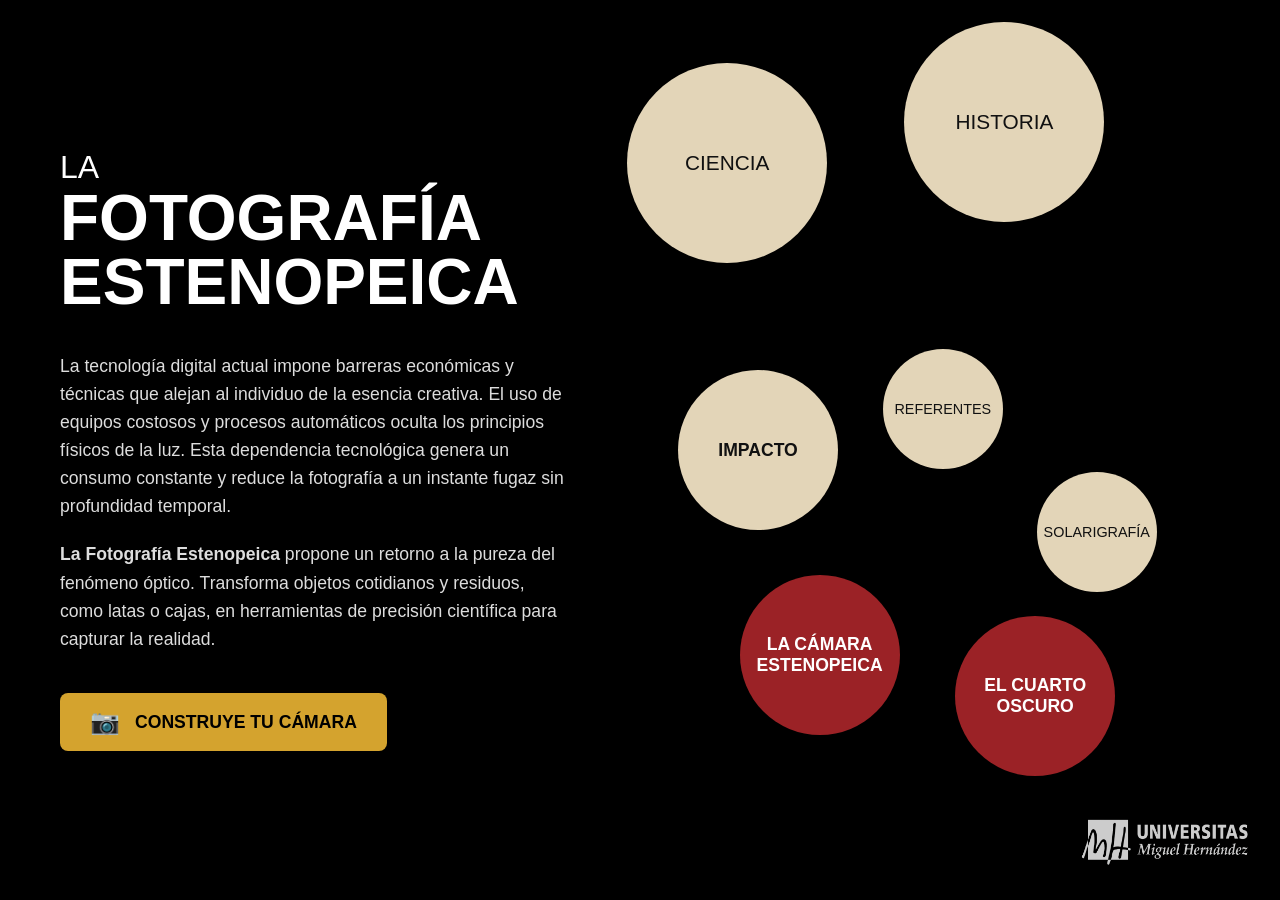
<file: mapa.html>
<!DOCTYPE html>
<html lang="es">
<head>
    <meta charset="utf-8">
    <meta name="viewport" content="width=device-width, initial-scale=1.0">
    <title>Sapiens UMH - La Fotografía Estenopeica</title>

    <meta property="og:title" content="Sapiens UMH - La Fotografía Estenopeica">
<meta property="og:description" content="Explora el mapa interactivo y descubre la ciencia, la historia y el tutorial paso a paso para construir tu propia cámara estenopeica.">

<meta property="og:image" content="https://jsalmeron-dotcom.github.io/fotografia-estenopeica/preview-mapa.png">
<meta property="og:url" content="https://jsalmeron-dotcom.github.io/fotografia-estenopeica/mapa.html">
<meta property="og:type" content="website">
<meta name="twitter:card" content="summary_large_image">
    <link rel="stylesheet" type="text/css" href="style.css">
    <style>
        /* EL PANEL LATERAL DERECHO DE TU CAPTURA */
        #modal-lectura {
            position: fixed;
            top: 0;
            right: 0; /* Lo pega a la derecha */
            width: 45%; /* Ocupa casi la mitad de la pantalla (ajusta si lo quieres más ancho) */
            height: 100vh; /* Altura del 100% de la ventana */
            background: #111; /* Fondo oscuro casi negro */
            display: none; 
            z-index: 3000;
            border-left: 2px solid #222; /* Pequeña línea divisoria */
            box-shadow: -10px 0 20px rgba(0,0,0,0.5);
        }

        .modal-contenido {
            width: 100%;
            height: 100%;
            padding: 40px;
            box-sizing: border-box; /* FUNDAMENTAL: Evita que el padding rompa la altura */
            overflow-y: auto; /* ESTO ACTIVA LA BARRA DE DESPLAZAMIENTO */
            position: relative;
        }

        /* Estilo para que la barra de desplazamiento quede bonita e integrada */
        .modal-contenido::-webkit-scrollbar { width: 8px; }
        .modal-contenido::-webkit-scrollbar-track { background: #111; }
        .modal-contenido::-webkit-scrollbar-thumb { background: #444; border-radius: 4px; }
        .modal-contenido::-webkit-scrollbar-thumb:hover { background: #c0392b; }

        #btn-cerrar-modal {
            float: right; /* Lo pone arriba a la derecha */
            background: transparent;
            border: 1px solid #555;
            color: #999;
            padding: 5px 15px;
            cursor: pointer;
            margin-bottom: 20px;
            border-radius: 3px;
        }
        
        #btn-cerrar-modal:hover { background: #333; color: white; border-color: white; }

        /* Estilos de los textos igual que en tu captura */
        .titulo-sapiens { font-size: 1.5rem; margin-top: 40px; color: #fff; clear: both; }
        .modal-contenido h3 { color: #c0392b; margin-top: 25px; margin-bottom: 10px; font-size: 1.15rem; }
        .modal-contenido p, .modal-contenido li { font-size: 1rem; line-height: 1.6; color: #ccc; margin-bottom: 15px; }
        .modal-contenido img { width: 100%; border-radius: 8px; margin-bottom: 15px; border: 1px solid #333; }
        
        /* Tabla de referentes adaptada al fondo oscuro */
        .tabla-referentes { width: 100%; border-collapse: collapse; margin-top: 15px; font-size: 0.9rem; }
        .tabla-referentes th, .tabla-referentes td { padding: 10px; border: 1px solid #333; text-align: left; }
        .tabla-referentes th { background: #222; color: #fff; }
        /* Estilo para el logo de la UMH en la esquina inferior derecha */
.contenedor-logo-umh {
    position: fixed;
    bottom: 30px; /* Distancia desde el borde inferior */
    right: 30px;  /* Distancia desde el borde derecho */
    z-index: 500; /* Para que esté por debajo de los botones pero sobre el fondo */
    pointer-events: none; /* Para que no moleste si intentas hacer clic en algo que esté debajo */
}

.contenedor-logo-umh img {
    height: 50px; /* Ajusta el tamaño a tu gusto */
    opacity: 0.8; /* Un poco de transparencia para que no distraiga demasiado */
    transition: opacity 0.3s;
}

/* Opcional: que se ilumine al pasar el ratón por encima */
.contenedor-logo-umh:hover img {
    opacity: 1;
}
    </style>
</head>
<body class="body-inicio">

    <main id="pantalla-inicio">
        
        <div class="columna-texto">
            <h3 style="margin:0; font-size: 2rem; font-weight: normal;">LA</h3>
            <h1 style="margin:0; font-size: 4rem; line-height: 1; margin-bottom: 20px;">FOTOGRAFÍA<br>ESTENOPEICA</h1>
            
            <div class="texto-intro">
                <p>La tecnología digital actual impone barreras económicas y técnicas que alejan al individuo de la esencia creativa. El uso de equipos costosos y procesos automáticos oculta los principios físicos de la luz. Esta dependencia tecnológica genera un consumo constante y reduce la fotografía a un instante fugaz sin profundidad temporal.</p>
                <p><strong>La Fotografía Estenopeica</strong> propone un retorno a la pureza del fenómeno óptico. Transforma objetos cotidianos y residuos, como latas o cajas, en herramientas de precisión científica para capturar la realidad.</p>
            </div>

            <button class="btn-tutorial-main" onclick="window.location.href='tutoriales.html'">
                <span style="font-size: 1.5rem; margin-right: 15px;">📷</span> CONSTRUYE TU CÁMARA
            </button>
        </div>

        <div class="columna-nodos">
            <button class="nodo-burbuja beige c-grande" style="top: 15%; left: 20%;" onclick="abrirNodo('cien')">CIENCIA</button>
            <button class="nodo-burbuja beige c-grande" style="top: 10%; left: 65%;" onclick="abrirNodo('hist')">HISTORIA</button>
            
            <button class="nodo-burbuja beige c-medio" style="top: 50%; left: 25%;" onclick="abrirNodo('impa')">IMPACTO</button>
            <button class="nodo-burbuja beige c-pequeno" style="top: 45%; left: 55%;" onclick="abrirNodo('refe')">REFERENTES</button>
            <button class="nodo-burbuja beige c-pequeno" style="top: 60%; left: 80%;" onclick="abrirNodo('sola')">SOLARIGRAFÍA</button>

            <button class="nodo-burbuja rojo c-medio" style="top: 75%; left: 35%;" onclick="window.location.href='index.html'">LA CÁMARA<br>ESTENOPEICA</button>
            <button class="nodo-burbuja rojo c-medio" style="top: 80%; left: 70%;" onclick="window.location.href='cuarto.html'">EL CUARTO<br>OSCURO</button>
        </div>

    </main>

    <div id="modal-lectura" style="display: none;">
        <div class="modal-contenido">
            <button id="btn-cerrar-modal" onclick="cerrarNodo()">X CERRAR</button>
            <h2 id="modal-titulo" class="titulo-sapiens"></h2>
            <div id="modal-texto"></div>
        </div>
    </div>

    <script>
        const datosMapa = {
            'cien': {
                titulo: "Ciencia: La física de la luz y la química del cristal",
                texto: `
                    <figure style="margin: 0 0 20px 0; text-align: center;">
                        <img src="ciencia.jpg" alt="Esquema de cámara oscura">
                        <figcaption style="font-size: 0.85rem; color: #888; margin-top: 8px; font-style: italic;">Esquema de funcionamiento de una cámara oscura. Fuente: Wikimedia Commons.</figcaption>
                    </figure>
                    <p>La fotografía estenopeica representa una aplicación pura de la óptica geométrica y la química de los haluros de plata. A diferencia de los sistemas modernos, esta técnica prescinde de la refracción (el desvío de la luz mediante lentes) para centrarse en la selección mecánica de los rayos.</p>
                    
                    <h3>La selección de rayos y el enfoque infinito</h3>
                    <p>En una cámara convencional, las lentes concentran la luz en un punto; en cambio, el estenopo actúa como un filtro selectivo que solo permite el paso de un haz extremadamente estrecho de luz. Debido a que la luz viaja en línea recta, al cruzarse en este pequeño orificio, la imagen se proyecta de forma invertida en el fondo de la cámara.</p>
                    <p>Este fenómeno otorga a la técnica una propiedad única: una <strong>profundidad de campo infinita</strong>. Dado que no hay un mecanismo de enfoque óptico, todo objeto dentro del campo de visión aparece enfocado simultáneamente.</p>
                    
                    <h3>El laboratorio químico invisible</h3>
                    <p>Una vez que la luz <strong>alcanza</strong> el material sensible, comienza una cadena de reacciones de oxidación y reducción. El papel fotográfico está recubierto por una emulsión de gelatina con cristales de haluros de plata sensibles a la luz.</p>
                    <ul>
                        <li><strong>Imagen latente:</strong> Al recibir fotones, los cristales liberan electrones que forman átomos microscópicos de plata metálica negra, creando una imagen aún invisible al ojo humano.</li>
                        <li><strong>Revelado y fijado:</strong> Para hacerla visible, el papel se sumerge en un revelador que convierte esos cristales expuestos en granos de plata negra. Finalmente, el fijador disuelve la plata sobrante para que la imagen sea permanente y no se borre al contacto con la luz del día.</li>
                    </ul>`
            },
            'hist': {
                titulo: "Historia: De la observación antigua al registro permanente",
                texto: `
                    <figure style="margin: 0 0 20px 0; text-align: center;">
                        <img src="historia.jpg" alt="Cámara oscura del siglo XVIII">
                        <figcaption style="font-size: 0.85rem; color: #888; margin-top: 8px; font-style: italic;">Cámara oscura de cajón del siglo XVIII. Fuente: Wikimedia Commons.</figcaption>
                    </figure>
                    <p>Los principios del estenopo no son un descubrimiento reciente, sino que cuentan con más de dos mil años de documentación.</p>
                    
                    <h3>Sabios antiguos y la cámara oscura</h3>
                    <p>Las primeras observaciones surgieron en China, donde se notó que la luz reflejada por los objetos podía proyectar una imagen invertida al pasar por un pequeño agujero hacia una habitación oscura. Siglos después, el matemático, astrónomo y físico árabe <strong>Alhacén (c. 965 – c. 1040, en pleno siglo XI)</strong> realizó experimentos cruciales que demostraron la propagación rectilínea de la luz, estableciendo la cámara oscura como un instrumento científico para observar eclipses sin dañar la vista.</p>
                    
                    <h3>Del Renacimiento a la fotografía moderna</h3>
                    <p>Durante el Renacimiento, figuras como Leonardo da Vinci describieron con precisión este funcionamiento para ayudar a los artistas a calcar la realidad en sus dibujos. Más adelante, a principios del siglo XVII, el astrónomo y matemático alemán <strong>Johannes Kepler (1571-1630)</strong> acuñó el término "cámara oscura" e incluso diseñó versiones portátiles para paisajes. No fue hasta el siglo XIX cuando el descubrimiento de los materiales fotosensibles permitió que esa imagen proyectada se registrara de forma permanente, dando nacimiento oficial a la fotografía.</p>`
            },
            'sola': {
                titulo: "Solarigrafía: El rastro del sol en el tiempo",
                texto: `
                    <figure style="margin: 0 0 20px 0; text-align: center;">
                        <img src="solari.jpg" alt="Solarigrafía">
                        <figcaption style="font-size: 0.85rem; color: #888; margin-top: 8px; font-style: italic;">Solarigrafía de larga exposición (Sashegy, Budapest, 2014). Fuente: Wikimedia Commons.</figcaption>
                    </figure>
                    <p>La solarigrafía es una de las aplicaciones contemporáneas más fascinantes de esta técnica, uniendo la óptica rudimentaria con exposiciones que duran desde días hasta años.</p>
                    
                    <h3>Visualizar lo imperceptible</h3>
                    <p>Su objetivo es registrar el rastro del sol en el cielo, permitiendo visualizar el movimiento aparente del astro debido a la rotación y traslación de la Tierra. En una sola imagen de seis meses, se puede observar cómo el arco solar sube o baja en el horizonte según la estación del año. Mientras que los edificios permanecen nítidos, todo lo que se mueve desaparece, creando una estética de paisajes fantasma.</p>
                    
                    <h3>Una imagen sin químicos</h3>
                    <p>A diferencia de la fotografía analógica tradicional, la solarigrafía utiliza un fenómeno de ennegrecimiento directo. La radiación solar es tan intensa y prolongada que reduce los haluros de plata a plata metálica de forma inmediata sobre el papel. Al terminar la exposición, la imagen ya es visible sin necesidad de revelado químico.</p>`
            },
            'impa': {
                titulo: "Impacto: Filosofía y educación",
                texto: `
                    <figure style="margin: 0 0 20px 0; text-align: center;">
                        <img src="impacto.jpg" alt="Cámara de reciclaje">
                        <figcaption style="font-size: 0.85rem; color: #888; margin-top: 8px; font-style: italic;">Equipo fotográfico histórico y experimental. Fuente: traslalente.com</figcaption>
                    </figure>
                    <p>La fotografía estenopeica propone una "filosofía" que desafía el consumo tecnológico desenfrenado y fomenta una democratización real del arte.</p>
                    
                    <h3>Reciclaje y control creativo</h3>
                    <p>Este proceso comienza con la resignificación de residuos, convirtiendo objetos destinados a la basura (como latas de refresco, cajas de avena o envases de cartón) en herramientas de precisión artística. Al fabricar su propio equipo, el fotógrafo recupera el control total sobre el proceso creativo y el conocimiento científico, alejándose del simple "disparo" automático de la era digital.</p>
                    
                    <h3>Un puente interdisciplinario</h3>
                    <p>En el ámbito educativo, la técnica sirve para integrar conocimientos de óptica, geometría y química de manera práctica. Además, fomenta una relación física y emocional con el entorno: el fotógrafo debe habitar el tiempo de exposición, practicando un "saber esperar" que transforma su percepción del mundo.</p>`
            },
            'refe': {
                titulo: "Referencias: Maestros de la técnica",
                texto: `
                    <figure style="margin: 0 0 20px 0; text-align: center;">
                        <img src="referentes.jpg" alt="Exposición Dianne Bos">
                        <figcaption style="font-size: 0.85rem; color: #888; margin-top: 8px; font-style: italic;">Exposición 'The Sleeping Green' de Dianne Bos. Fuente: Art Gallery of Hamilton.</figcaption>
                    </figure>
                    <p>La vitalidad de esta disciplina se mantiene gracias a una comunidad internacional de investigadores y artistas.</p>
                    <table class="tabla-referentes">
                        <tr>
                            <th>Referente</th>
                            <th>Especialidad / Contribución</th>
                        </tr>
                        <tr><td><strong>Anna Atkins</strong><br><span style="font-size:0.8rem; color:#aaa;">(1799 - 1871)</span></td><td>Pionera de la fotografía sin cámara. Creadora del primer libro fotográfico de la historia utilizando cianotipias botánicas, sentando las bases de la experimentación química fotosensible.</td></tr>
                        <tr><td><strong>Eric Renner</strong><br><span style="font-size:0.8rem; color:#aaa;">(1941 - 2020)</span></td><td>Fundador de The Pinhole Resource y pionero indiscutible en la popularización contemporánea de las cámaras de múltiples estenopos.</td></tr>
                        <tr><td><strong>Dianne Bos</strong><br><span style="font-size:0.8rem; color:#aaa;">(1956 - Actualidad)</span></td><td>Artista canadiense internacionalmente reconocida por sus instalaciones inmersivas de cámaras oscuras y fotografías estenopeicas de lugares históricos.</td></tr>
                        <tr><td><strong>Diego López Calvín</strong><br><span style="font-size:0.8rem; color:#aaa;">(Actualidad)</span></td><td>Fotógrafo español y co-creador del Proyecto Solaris, pionero en el movimiento mundial de la solarigrafía.</td></tr>
                        <tr><td><strong>Paolo Gioli</strong><br><span style="font-size:0.8rem; color:#aaa;">(1942 - 2022)</span></td><td>Artista italiano que utilizaba el estenopo en cine y fotografía para cuestionar la naturaleza de la visión humana.</td></tr>
                        <tr><td><strong>Ilan Wolff</strong><br><span style="font-size:0.8rem; color:#aaa;">(1955 - Actualidad)</span></td><td>Reconocido por crear fotografías estenopeicas a gran escala, convirtiendo furgonetas e interiores de edificios en enormes cámaras oscuras.</td></tr>
                    </table>`
            }
        };

        function abrirNodo(id) {
            document.getElementById('modal-titulo').innerHTML = datosMapa[id].titulo;
            document.getElementById('modal-texto').innerHTML = datosMapa[id].texto;
            document.getElementById('modal-lectura').style.display = 'block'; // Usamos block para el panel lateral
        }

        function cerrarNodo() {
            document.getElementById('modal-lectura').style.display = 'none';
        }
    </script>
    <div class="contenedor-logo-umh">
    <img src="logoUMH_negativo.png" alt="Logo UMH">
</div>
</body>
</html>
</file>
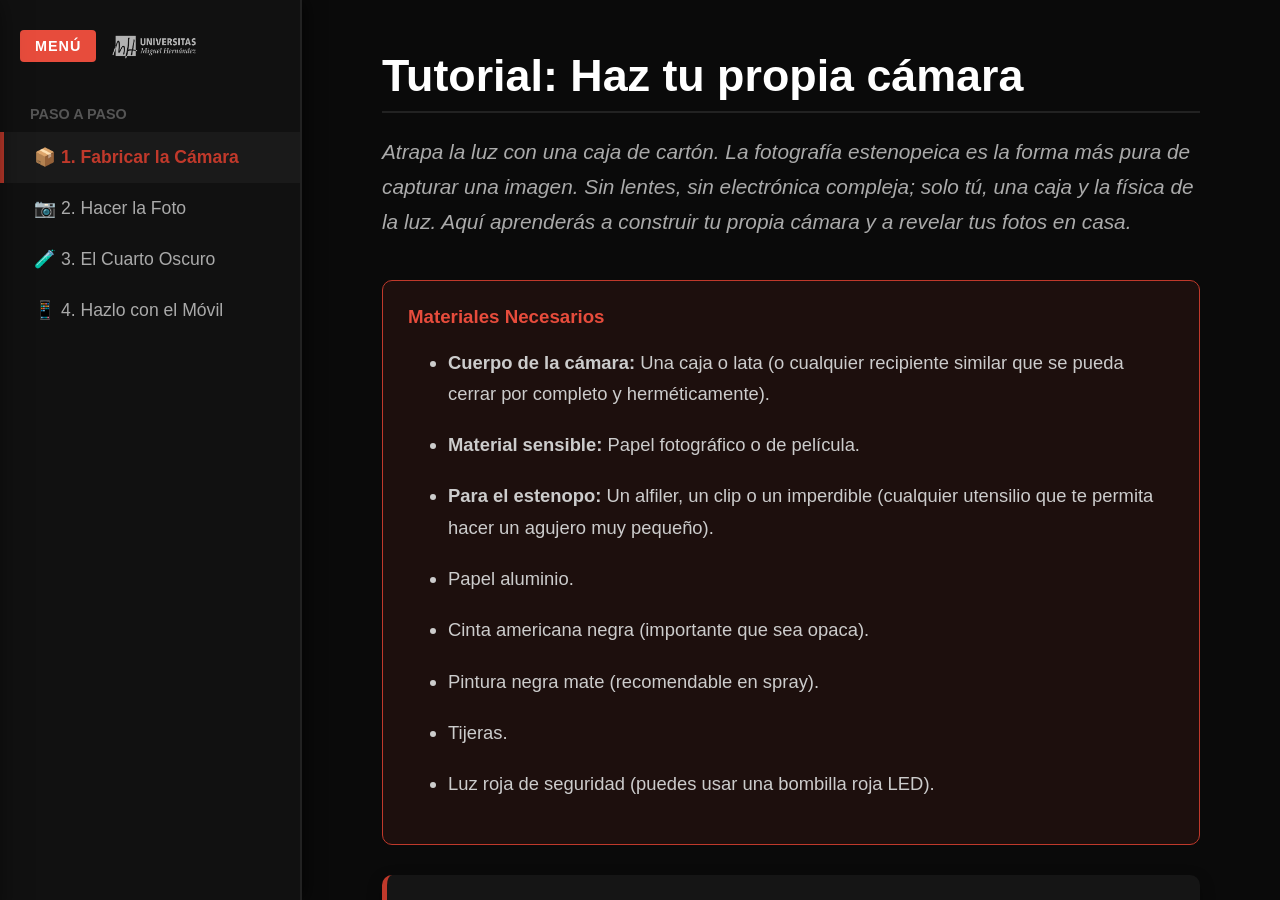
<file: tutoriales.html>
<!DOCTYPE html>
<html lang="es">
<head>
    <meta charset="utf-8">
    <meta name="viewport" content="width=device-width, initial-scale=1.0">
    <title>Sapiens UMH - Tutoriales de Construcción</title>
    <link rel="stylesheet" type="text/css" href="style.css">
    <style>
        body { 
            margin: 0; background: #0a0a0a; color: #eee; 
            font-family: 'Segoe UI', Tahoma, Geneva, Verdana, sans-serif; 
            display: flex; height: 100vh; overflow: hidden; 
        }

        /* =========================================
           MENÚ GLOBAL DESPLEGABLE (Estilo Captura)
           ========================================= */
        #menu-global-overlay {
            position: fixed; top: 0; left: 0; width: 100vw; height: 100vh;
            background: rgba(0,0,0,0.6); z-index: 4000; display: none;
            backdrop-filter: blur(2px);
        }
        
        #menu-global {
            position: fixed; top: 0; left: -300px; width: 280px; height: 100vh;
            background: #111; z-index: 4001; border-right: 1px solid #222;
            transition: left 0.3s ease; display: flex; flex-direction: column;
            padding-top: 20px; box-shadow: 10px 0 30px rgba(0,0,0,0.8);
        }
        
        #menu-global.abierto { left: 0; }
        
        .menu-global-header { 
            display: flex; align-items: center; padding: 0 20px 30px 20px; 
            border-bottom: 1px solid #222; margin-bottom: 20px;
        }
        
        .btn-rojo-menu { 
            background: #e74c3c; color: white; border: none; padding: 8px 15px; 
            font-weight: bold; cursor: pointer; border-radius: 4px; margin-right: 15px;
            font-size: 0.9rem; letter-spacing: 1px; transition: 0.2s;
        }
        .btn-rojo-menu:hover { background: #c0392b; }
        
        .menu-global-link {
            color: #888; text-decoration: none; padding: 20px 30px; font-size: 0.9rem;
            letter-spacing: 1px; text-transform: uppercase; transition: 0.3s;
            display: block;
        }
        .menu-global-link:hover { color: #fff; background: #1a1a1a; }
        .menu-global-link.active { background: #e74c3c; color: #fff; font-weight: bold; }


        /* =========================================
           MENÚ LATERAL DE PASOS DEL TUTORIAL
           ========================================= */
        .sidebar-tutoriales { 
            width: 300px; background: #111; border-right: 2px solid #222; 
            display: flex; flex-direction: column; padding: 30px 0; z-index: 10;
            box-shadow: 5px 0 15px rgba(0,0,0,0.5);
            flex-shrink: 0;
        }
        
        .tuto-btn { 
            background: transparent; border: none; color: #aaa; text-align: left; 
            padding: 15px 30px; font-size: 1.1rem; cursor: pointer; transition: 0.3s; 
            border-left: 4px solid transparent; 
        }
        .tuto-btn:hover { background: #1a1a1a; color: #fff; }
        .tuto-btn.activo { background: #1a1a1a; color: #c0392b; border-left: 4px solid #c0392b; font-weight: bold; }

        /* =========================================
           ÁREA DE CONTENIDO
           ========================================= */
        .contenido-tutoriales { 
            flex: 1; padding: 50px 80px; overflow-y: auto; background: #0a0a0a; scroll-behavior: smooth;
        }
        
        .seccion-tuto { display: none; animation: fadeIn 0.4s ease-out; max-width: 900px; margin: 0 auto; }
        .seccion-tuto.activo { display: block; }
        
        @keyframes fadeIn { from { opacity: 0; transform: translateY(10px); } to { opacity: 1; transform: translateY(0); } }

        h1 { color: #fff; font-size: 2.8rem; border-bottom: 2px solid #222; padding-bottom: 10px; margin-top: 0; margin-bottom: 20px; }
        h2 { color: #c0392b; font-size: 1.8rem; margin-top: 40px; margin-bottom: 20px; }
        p, li { font-size: 1.15rem; line-height: 1.7; color: #ccc; margin-bottom: 20px; }
        .intro-texto { font-size: 1.3rem; color: #aaa; font-style: italic; margin-bottom: 40px; }

        .paso-caja { background: #151515; padding: 25px; border-radius: 10px; border-left: 5px solid #c0392b; margin-bottom: 25px; box-shadow: 0 5px 15px rgba(0,0,0,0.3); }
        .paso-caja h3 { margin-top: 0; color: #f1c40f; font-size: 1.4rem; margin-bottom: 15px; }
        
        .caja-destacada { background: rgba(192, 57, 43, 0.1); border: 1px solid #c0392b; padding: 25px; border-radius: 10px; margin-bottom: 30px; }
        .caja-destacada h3 { color: #e74c3c; margin-top: 0; }

        .caja-verde { background: rgba(46, 204, 113, 0.1); border-color: #2ecc71; }
        .caja-verde h3 { color: #2ecc71; }
        .caja-azul { background: rgba(52, 152, 219, 0.1); border-color: #3498db; }
        .caja-azul h3 { color: #3498db; }
        
    </style>
</head>
<body>

    <div id="menu-global-overlay" onclick="toggleMenu()"></div>
    <div id="menu-global">
        <div class="menu-global-header">
            <button class="btn-rojo-menu" onclick="toggleMenu()">MENÚ</button>
            <img src="logoUMH_negativo.png" style="height: 25px; filter: brightness(0.9);" alt="Sapiens">
        </div>
        <a href="mapa.html" class="menu-global-link">INICIO. MAPA</a>
        <a href="index.html" class="menu-global-link">CÁMARA ESTENOPEICA</a>
        <a href="cuarto.html" class="menu-global-link">CUARTO OSCURO</a>
        <a href="tutoriales.html" class="menu-global-link active">TUTORIAL: CREAR<br>CÁMARA</a>
    </div>

    <nav class="sidebar-tutoriales">
        
        <div style="display: flex; align-items: center; padding: 0 20px 30px 20px;">
            <button class="btn-rojo-menu" onclick="toggleMenu()">MENÚ</button>
            <img src="logoUMH_negativo.png" style="height: 25px; filter: brightness(0.7);" alt="Sapiens">
        </div>
        
        <h3 style="color:#555; padding: 0 30px; font-size: 0.9rem; text-transform: uppercase; margin-bottom: 10px;">Paso a paso</h3>
        
        <button class="tuto-btn activo" onclick="mostrarTuto('caja', this)">📦 1. Fabricar la Cámara</button>
        <button class="tuto-btn" onclick="mostrarTuto('foto', this)">📷 2. Hacer la Foto</button>
        <button class="tuto-btn" onclick="mostrarTuto('cuarto', this)">🧪 3. El Cuarto Oscuro</button>
        <button class="tuto-btn" onclick="mostrarTuto('movil', this)">📱 4. Hazlo con el Móvil</button>
    </nav>

    <main class="contenido-tutoriales">
        
        <section id="caja" class="seccion-tuto activo">
            <h1>Tutorial: Haz tu propia cámara</h1>
            <p class="intro-texto">Atrapa la luz con una caja de cartón. La fotografía estenopeica es la forma más pura de capturar una imagen. Sin lentes, sin electrónica compleja; solo tú, una caja y la física de la luz. Aquí aprenderás a construir tu propia cámara y a revelar tus fotos en casa.</p>
            
            <div class="caja-destacada">
                <h3>Materiales Necesarios</h3>
                <ul>
                    <li><strong>Cuerpo de la cámara:</strong> Una caja o lata (o cualquier recipiente similar que se pueda cerrar por completo y herméticamente).</li>
                    <li><strong>Material sensible:</strong> Papel fotográfico o de película.</li>
                    <li><strong>Para el estenopo:</strong> Un alfiler, un clip o un imperdible (cualquier utensilio que te permita hacer un agujero muy pequeño).</li>
                    <li>Papel aluminio.</li>
                    <li>Cinta americana negra (importante que sea opaca).</li>
                    <li>Pintura negra mate (recomendable en spray).</li>
                    <li>Tijeras.</li>
                    <li>Luz roja de seguridad (puedes usar una bombilla roja LED).</li>
                </ul>
            </div>
            
            <div class="paso-caja">
                <h3>Paso 1: Preparar el interior</h3>
                <p>Primero cogemos nuestro cuerpo (el recipiente) y lo pintamos por dentro completamente de negro mate y lo dejamos secar bien. Esto es vital para evitar reflejos de luz internos que estropeen la foto.</p>
            </div>
            
            <div class="paso-caja">
                <h3>Paso 2: La ventana de luz</h3>
                <p>Luego recortamos el recipiente y le hacemos un hueco de unos 3cm x 3cm en el centro de una de las caras. Se puede coger de referencia un dedo o una tarjeta de crédito, no tiene por qué ser perfecto, es solo el hueco donde irá nuestra "lente". <em>(Si el recipiente que hemos cogido es una lata metálica fina o similar, puedes saltarte este paso y perforar directamente el metal).</em></p>
            </div>

            <div class="paso-caja">
                <h3>Paso 3: El soporte del estenopo</h3>
                <p>Una vez hecho el hueco, recortamos el papel aluminio de un tamaño algo más grande que el hueco que hemos hecho. Pegaremos el papel aluminio con cinta americana por dentro (el interior de la caja) para que cubra el hueco por completo. <em>(Con una lata o similar esto no es necesario).</em></p>
            </div>

            <div class="paso-caja">
                <h3>Paso 4: Crear el Estenopo</h3>
                <p>A continuación cogemos nuestro perforador (la aguja, el alfiler o el clip) y, con mucho cuidado, crearemos el estenopo (el pequeño agujero que permite pasar la luz) haciendo un único agujero diminuto en el centro del papel aluminio. Cuanto más limpio y pequeño sea el agujero, más nítida será la foto.</p>
            </div>

            <div class="paso-caja">
                <h3>Paso 5: El Obturador</h3>
                <p>Ahora haremos el obturador (una "puerta" que tape el agujero para que no permita pasar la luz). Podemos pegar un trozo de cinta americana negra sobre el estenopo, o coger restos sobrantes de antes, de forma que puedas despegarlo y pegarlo fácilmente para "abrir y cerrar" la entrada de luz cuando queramos.</p>
            </div>
            
            <div class="paso-caja">
                <h3>Paso 6: Cargar la cámara (Bajo luz roja)</h3>
                <p>Por último, en un cuarto completamente a oscuras encendemos nuestra luz roja (para no dañar ni revelar el papel fotográfico). Ahora recortamos el papel fotográfico según el tamaño de nuestro recipiente y lo pegamos en la cara contraria al estenopo (el agujero que hemos hecho antes). <strong>La emulsión (que es la parte brillante) debe mirar hacia el agujero.</strong></p>
                <p>Es muy importante cerrar el recipiente y asegurar los bordes con cinta americana para que no entre ni un rayo de sol.</p>
            </div>

            <div class="caja-destacada caja-verde">
                <h3>¿Cómo nos debe quedar la cámara?</h3>
                <p>Ahora ya podemos encender la luz. Una vez hecha, nos debería quedar el recipiente completamente cerrado para que no pase nada de luz, con el papel fotográfico en una cara interior, y en la cara de enfrente nuestro estenopo, tapado con su obturador que no permite que entre la luz.</p>
                <p><strong>Y ahora que ya tenemos la cámara, toca salir a la calle a hacer nuestra foto.</strong></p>
            </div>
        </section>

        <section id="foto" class="seccion-tuto">
            <h1>Hacer la foto</h1>
            
            <div class="paso-caja">
                <h3>1. Colocación y encuadre</h3>
                <p>Una vez en el exterior, selecciona el lugar y busca tu encuadre. Debemos colocar la cámara sobre una superficie estable apuntando hacia donde queremos. Es fundamental asegurarnos de que la cámara <strong>no se mueve absolutamente nada</strong> (como el tiempo de exposición es largo, cualquier movimiento hará que la imagen salga borrosa).</p>
            </div>
            
            <div class="paso-caja">
                <h3>2. Abrir el obturador</h3>
                <p>Con la cámara en posición y lista para hacer la foto, retiramos el "obturador" (levantamos la cinta) con cuidado para permitir que la luz pase por el estenopo y comience a dibujar la escena y grabarse en el papel fotográfico.</p>
            </div>
            
            <div class="paso-caja">
                <h3>3. El tiempo de exposición</h3>
                <p>¿Cuánto debemos mantener nuestro obturador abierto? El papel fotográfico no es tan rápido como un sensor digital y es muy delicado; nunca debemos pasarnos o quedarnos cortos, si no la foto saldrá subexpuesta o sobreexpuesta.</p>
                <p>Existen muchos factores (como si es a pleno sol, está nublado, es en interior), lo importante es la cantidad de luz que pasa:</p>
                <ul>
                    <li><strong>A plena luz del día (Mucho sol):</strong> El tiempo de exposición será el mínimo, entre 30 segundos y 1 minuto.</li>
                    <li><strong>Día nublado o lugar con mucha sombra:</strong> Por lo general harán falta entre 10 y 15 minutos.</li>
                    <li><strong>Luz artificial (Interiores):</strong> Nos sería prácticamente imposible sin horas de exposición.</li>
                </ul>
                <p>Por eso es importante revisar los tiempos de exposición según la situación en la que hagamos la foto.</p>
            </div>
            
            <div class="paso-caja">
                <h3>4. Finalizar: Cerrar y guardar</h3>
                <p>Una vez pasado el tiempo de exposición, volvemos a tapar el estenopo cerrando nuestro obturador (la cinta) y ya tendremos nuestra "foto latente" en el papel fotográfico (está ahí, pero aún no se ve).</p>
                <p><strong>¡Muy importante no dejar que pase la luz y no abrir la caja hasta que lleguemos de nuevo a nuestro cuarto con la luz roja!</strong></p>
            </div>
            
            <p style="text-align: center; font-size: 1.2rem; margin-top: 30px; color: #f1c40f;">
                Ahora que ya tenemos la luz capturada en nuestro papel fotográfico, este se puede llevar a un profesional para que la revele, o podemos montar un cuarto oscuro en nuestra casa. <strong>Ve al apartado 3.</strong>
            </p>
        </section>

        <section id="cuarto" class="seccion-tuto">
            <h1>El cuarto oscuro: Revelar la fotografía</h1>
            <p class="intro-texto">Para ver el resultado, necesitamos un proceso químico que haga permanente la imagen.</p>
            
            <div class="caja-destacada">
                <h3>Materiales de Revelado</h3>
                <p>Si vamos a revelar la fotografía en nuestra casa necesitaremos unos químicos para realizar el proceso de revelado:</p>
                <ul>
                    <li><strong>1. El líquido revelador:</strong> El líquido que hace aparecer la imagen al reaccionar con la plata del papel.</li>
                    <li><strong>2. El líquido para el baño de paro:</strong> Un ácido suave para detener la acción del revelador al instante.</li>
                    <li><strong>3. El fijador:</strong> Hace que la imagen sea permanente y que la foto deje de ser sensible a la luz para que puedas verla al sol. Estos serían los 3 químicos principales.</li>
                    <li><strong>4 cubetas:</strong> 3 cubetas plásticas (para cada químico) y una cuarta cubeta con agua limpia para el lavado final.</li>
                    <li><strong>Pinzas de plástico:</strong> Para manipular y no dañar el papel con las manos.</li>
                </ul>
            </div>
            
            <h2>El proceso (Bajo luz roja)</h2>

            <div class="paso-caja">
                <h3>Paso 1: Preparación a oscuras</h3>
                <p>Antes de nada debemos preparar 4 cubetas: 3 con los químicos reveladores y otra con agua. Ahora con todo preparado, dejamos el cuarto completamente a oscuras y encendemos la luz roja. Ahora ya podemos sacar nuestra fotografía de la cámara (que aún no veremos).</p>
            </div>
            
            <div class="paso-caja">
                <h3>Paso 2: El Revelado</h3>
                <p>Empecemos con el revelado, lo primero es coger la fotografía con las pinzas y la ponemos boca arriba (con la cara que le ha dado la luz) en la cubeta con el líquido revelador y observaremos que la foto empieza a verse de la nada. Agitamos un poco la cubeta suavemente y cuando veamos que las zonas más oscuras se ven muy negras (intensas) y las zonas más iluminadas muy blancas (claras) la sacaremos (unos 90 segundos aproximadamente).</p>
            </div>
            
            <div class="paso-caja">
                <h3>Paso 3: Baño de Paro y Fijador</h3>
                <p>Una vez sacado del revelador, pasamos la foto a la segunda cubeta (el baño de paro), la dejamos unos 30 segundos para "congelar" el revelado, agitamos un poco y la sacamos. Ahora la foto va directa a la tercera cubeta, la del fijador. Dejamos la fotografía de 3 a 5 minutos y <strong>¡ya podremos encender la luz normal de la habitación!</strong> (recuerda manipular la fotografía con las pinzas para no dañarla).</p>
            </div>
            
            <div class="paso-caja">
                <h3>Paso 4: Lavado y Secado</h3>
                <p>A continuación, la fotografía estará llena de químicos, por tanto la pasamos por la última cubeta, la de agua limpia. Lavamos y dejamos la fotografía en la cubeta unos 10 minutos para eliminar cualquier resto químico. Por último toca el secado: cogemos la fotografía, la escurrimos un poco con nuestros dedos limpios, la colgamos de una esquina y dejamos que seque unos 20 minutos al aire.</p>
                <p><em>Si es probable que durante el secado la fotografía se curve un poco por la humedad, por tanto, cuando esté completamente seca la metemos dentro de un libro pesado durante la noche para que quede plana al día siguiente.</em></p>
            </div>

            <div class="caja-destacada caja-azul">
                <h3>Resultado: De Negativo a Positivo</h3>
                <p>Lo que obtendrás es un negativo: lo que era blanco se ve negro y viceversa. Ahora ya tenemos nuestra fotografía física, pero la tenemos en negativo. Podemos escanearla (o sacarle una foto con el móvil) para invertir los colores digitalmente o podemos hacerlo analógicamente:</p>
                <p>Bajo luz roja, pon tu negativo cara a cara con un papel fotográfico virgen (haciendo un "contacto"). Enciende la luz blanca del techo 1 segundo para revelar el papel nuevo. ¡Obtendrás el positivo!</p>
            </div>
        </section>

        <section id="movil" class="seccion-tuto">
            <h1>Hazlo con el móvil</h1>
            
            <div class="caja-destacada" style="background: rgba(241, 196, 15, 0.1); border-color: #f1c40f; margin-bottom: 40px;">
                <h3 style="color: #f1c40f;">A Tener en Cuenta</h3>
                <p>Existen muchas formas de hacer fotografía estenopeica y mil variantes para construir una cámara, pero ahí es donde entras tú. Una vez que dominas la técnica básica, la cámara deja de ser una caja de cartón para convertirse en una herramienta de exploración artística.</p>
            </div>

            <p>Este tutorial está centrado en la fotografía estenopeica más pura, pero siguiendo los principios de la luz podemos hacerla de varias formas. La manera más sencilla y accesible para todo el mundo es con nuestro móvil.</p>
            
            <div class="paso-caja">
                <h3>El cuerpo de la cámara y el estenopo</h3>
                <p>Sustituimos el papel fotográfico como receptor y pasamos a utilizar nuestro teléfono móvil como objetivo. Para esta variante, seguiremos el mismo procedimiento a la hora de crear la cámara (esta vez sí que debe ser una caja), pero ahora <strong>no meteremos el papel fotográfico</strong>, dejaremos el fondo negro o con un papel blanco.</p>
            </div>

            <div class="paso-caja">
                <h3>El hueco para el móvil</h3>
                <p>Cerramos la caja por completo para que no entre nada de luz, pero en la misma cara del estenopo, abriremos otro hueco (en uno de los lados, arriba o abajo), este hueco será de la forma de la cámara de nuestro teléfono.</p>
            </div>

            <div class="paso-caja">
                <h3>Capturar la fotografía</h3>
                <p>Así, para capturar una fotografía simplemente ponemos la cámara del móvil tapando el agujero que hemos hecho, ajustamos la cámara del móvil en <strong>modo PRO</strong> (el ISO y el obturador especialmente, para tener un largo tiempo de exposición y se vea bien la foto) y hacemos la foto. Así ya tendremos la foto a color de manera digital, saltándonos varios pasos, aunque la calidad es mucho menor.</p>
            </div>

            <div class="caja-destacada caja-azul">
                <h3>Variante: Papel Vegetal</h3>
                <p>Otra forma con el móvil sería exactamente igual, pero el hueco del móvil lo hacemos en el lado contrario al estenopo y colocamos en medio de la caja un papel vegetal o de horno. Así lograremos otra estética totalmente distinta.</p>
            </div>
        </section>

    </main>

    <script>
        function mostrarTuto(id, btn) {
            // Ocultar todas las secciones
            document.querySelectorAll('.seccion-tuto').forEach(sec => sec.classList.remove('activo'));
            // Quitar clase activo a todos los botones de los pasos
            document.querySelectorAll('.tuto-btn').forEach(b => b.classList.remove('activo'));
            
            // Activar la seleccionada
            document.getElementById(id).classList.add('activo');
            btn.classList.add('activo');
            
            // Subir el scroll arriba del todo
            document.querySelector('.contenido-tutoriales').scrollTop = 0;
        }

        // Función para abrir/cerrar el menú global
        function toggleMenu() {
            const menu = document.getElementById('menu-global');
            const overlay = document.getElementById('menu-global-overlay');
            
            if (menu.classList.contains('abierto')) {
                menu.classList.remove('abierto');
                overlay.style.display = 'none';
            } else {
                menu.classList.add('abierto');
                overlay.style.display = 'block';
            }
        }
    </script>
</body>
</html>
</file>
<file: style.css>
body { margin: 0; display: flex; background: #000; color: white; font-family: 'Segoe UI', Tahoma, sans-serif; overflow: hidden; height: 100vh;}

#sidebar-principal { 
    width: 320px; 
    background: #1a1a1a; 
    padding: 20px; 
    box-sizing: border-box; 
    border-right: 2px solid #e74c3c; 
    display: flex; 
    flex-direction: column; 
    transition: transform 0.3s ease;
    z-index: 1000;
}
#sidebar-principal.collapsed { transform: translateX(-320px); position: absolute; }

#toggle-sidebar {
    position: fixed; top: 15px; left: 15px; z-index: 1100;
    padding: 8px 15px; background: #e74c3c; color: white; border: none; cursor: pointer; font-weight: bold;
}

#area-principal { flex-grow: 1; position: relative; transition: margin-left 0.3s ease; background: #000; }

/* MAPA CONCEPTUAL */
#vista-inicio { display: flex; align-items: center; justify-content: center; height: 100%; width: 100%; }
#contenedor-mapa { max-width: 900px; width: 100%; text-align: center; }
.nodo-central { background: #1a1a1a; border: 2px solid #e74c3c; padding: 30px; border-radius: 10px; margin-bottom: 40px; }
.nodo-central h1 { color: #e74c3c; font-size: 2.5rem; margin: 0; letter-spacing: 2px; }
.cuadricula-nodos { display: grid; grid-template-columns: repeat(3, 1fr); gap: 20px; }
.nodo-btn { background: #2a2a2a; color: #ccc; border: 1px solid #444; padding: 20px; font-size: 1rem; border-radius: 8px; cursor: pointer; transition: 0.3s; }
.nodo-btn:hover { background: #e74c3c; color: #fff; transform: translateY(-5px); }

/* MODAL */
#modal-lectura { background: #1a1a1a; border-top: 5px solid #e74c3c; max-width: 600px; padding: 40px; border-radius: 10px; flex-direction: column; position: relative; }
#btn-cerrar-modal { position: absolute; top: 20px; right: 20px; background: transparent; color: #aaa; border: 1px solid #aaa; padding: 5px 10px; cursor: pointer; }
#btn-iniciar-lab { background: #e74c3c; color: white; border: none; padding: 15px; margin-top: 20px; cursor: pointer; font-weight: bold; width: 100%; }

/* CONTROLES */
.nav-pestañas { display: flex; flex-direction: column; gap: 5px; margin-top: 20px; }
.tab-btn { padding: 12px; background: #2a2a2a; color: #999; border: none; text-align: left; cursor: pointer; }
.tab-btn.activo { background: #e74c3c; color: white; }
#btn-obturador { width: 100%; padding: 15px; background: #c0392b; color: white; border: none; font-weight: bold; cursor: pointer; margin-top: 15px; }
#btn-ir-cuarto { width: 100%; padding: 15px; background: #8e44ad; color: white; border: none; margin-top: 10px; cursor: pointer; }

#canvas-container { width: 100%; height: 100%; display: none; position: relative;}
#btn-xray { position: absolute; top: 15px; right: 20px; background: rgba(0,0,0,0.6); color: white; border: 1px solid #555; padding: 10px; cursor: pointer; z-index: 1000; }

.logo-umh { height: 35px; } .logo-sapiens { height: 40px; }
.logos { display: flex; gap: 15px; justify-content: center; margin-bottom: 20px; }
/* =========================================
   ESTILO DEL MAPA RADIAL (SAPIENS)
   ========================================= */

#area-principal { 
    flex-grow: 1; 
    position: relative; 
    background: #000;
    display: flex;
    justify-content: center;
    align-items: center;
}

#vista-radial {
    position: relative;
    width: 900px; /* Tamaño fijo para que los porcentajes no varíen */
    height: 900px;
    display: flex;
    justify-content: center;
    align-items: center;
}

/* Nodo Central: Fijo en el centro */
.nodo-radial.centro {
    position: absolute;
    width: 200px; height: 200px;
    background: #111; border: 3px solid #fff; border-radius: 50%;
    display: flex; justify-content: center; align-items: center;
    text-align: center; color: white; font-size: 1.4rem; font-weight: bold;
    z-index: 10; box-shadow: 0 0 30px rgba(255,255,255,0.1);
    top: 50%; left: 50%; transform: translate(-50%, -50%);
}

/* Nodos Periféricos (Posiciones precisas basadas en tu diseño) */
.nodo-radial:not(.centro) {
    position: absolute; border-radius: 50%; border: none;
    display: flex; justify-content: center; align-items: center;
    text-align: center; font-weight: bold; cursor: pointer;
    transition: transform 0.3s cubic-bezier(0.175, 0.885, 0.32, 1.275);
    z-index: 5; padding: 15px; font-size: 0.95rem;
    transform: translate(-50%, -50%);
}

.nodo-radial:not(.centro):hover { transform: translate(-50%, -50%) scale(1.1); z-index: 20; }

/* Coordenadas para imitar la foto */
.p1 { top: 10%; left: 50%; } /* Presentacion */
.p7 { top: 22%; left: 78%; } /* Laboratorio (Rojo) */
.p3 { top: 50%; left: 90%; } /* Historia */
.p4 { top: 78%; left: 78%; } /* Solarigrafia */
.p5 { top: 90%; left: 50%; } /* Impacto */
.p8 { top: 78%; left: 22%; } /* Revelado (Rojo) */
.p6 { top: 50%; left: 10%; } /* Referentes */
.p2 { top: 22%; left: 22%; } /* Ciencia */
.p9 { top: 10%; left: 32%; } /* Tutorial (Amarillo) */

/* Colores */
.beige { background: #e3d5b8; color: #333; width: 120px; height: 120px; }
.rojo { background: #c0392b; color: white; width: 150px; height: 150px; }
.amarillo { background: #f1c40f; color: #333; width: 130px; height: 130px; }
/* =========================================
   DISEÑO PÁGINA DE INICIO (ESTILO SAPIENS)
   ========================================= */

.body-inicio {
    background: #000;
    color: #fff;
    font-family: 'Segoe UI', Tahoma, sans-serif;
    margin: 0;
    height: 100vh;
    overflow: hidden;
}

#pantalla-inicio {
    display: flex;
    width: 100%;
    height: 100vh;
    padding: 40px 60px;
    box-sizing: border-box;
}

/* Columna Izquierda: Textos */
.columna-texto {
    width: 45%;
    display: flex;
    flex-direction: column;
    justify-content: center;
    padding-right: 40px;
}

.texto-intro p {
    font-size: 1.1rem;
    line-height: 1.6;
    color: #ddd;
    margin-bottom: 20px;
}

.btn-tutorial-main {
    background: #d4a32e; /* Amarillo mostaza similar al de la imagen */
    color: #000;
    font-weight: bold;
    font-size: 1.1rem;
    padding: 15px 30px;
    border: none;
    border-radius: 8px;
    cursor: pointer;
    display: flex;
    align-items: center;
    width: fit-content;
    margin-top: 20px;
    transition: transform 0.2s, background 0.2s;
}

.btn-tutorial-main:hover {
    transform: scale(1.05);
    background: #e5b33e;
}

/* Columna Derecha: Burbujas */
.columna-nodos {
    width: 55%;
    position: relative;
    height: 100%;
}

.nodo-burbuja {
    position: absolute;
    border-radius: 50%;
    border: none;
    display: flex;
    justify-content: center;
    align-items: center;
    text-align: center;
    font-family: 'Segoe UI', sans-serif;
    cursor: pointer;
    transition: transform 0.3s cubic-bezier(0.175, 0.885, 0.32, 1.275);
    transform: translate(-50%, -50%);
    box-shadow: 0 4px 15px rgba(0,0,0,0.5);
}

.nodo-burbuja:hover {
    transform: translate(-50%, -50%) scale(1.1);
    z-index: 100;
}

/* Tamaños por importancia */
.c-grande { width: 200px; height: 200px; font-size: 1.3rem; }
.c-medio { width: 160px; height: 160px; font-size: 1.1rem; font-weight: bold; }
.c-pequeno { width: 120px; height: 120px; font-size: 0.9rem; }

/* Colores */
.beige { background: #e3d5b8; color: #111; }
.rojo { background: #9b2226; color: #fff; } /* Un rojo más oscuro y elegante */
/* =========================================
   MENÚ LATERAL UNIFICADO (SAPIENS STYLE)
   ========================================= */
#sidebar-principal { 
    width: 280px; 
    background: #111; 
    padding: 25px; 
    box-sizing: border-box; 
    border-right: 1px solid #333; 
    display: flex; 
    flex-direction: column; 
    transition: transform 0.3s ease;
    z-index: 1000;
    height: 100vh;
    position: fixed;
    top: 0;
    left: 0;
}

#sidebar-principal.collapsed { transform: translateX(-280px); }

/* Área principal adaptativa */
#area-principal {
    transition: margin-left 0.3s ease, width 0.3s ease;
}
#area-principal.expanded {
    margin-left: 0 !important;
    width: 100% !important;
}

/* Logo y Título */
.header-menu {
    text-align: center;
    margin-bottom: 40px;
    border-bottom: 1px solid #222;
    padding-bottom: 20px;
}

/* Botones de Navegación */
.nav-pestañas { display: flex; flex-direction: column; gap: 10px; }

.tab-btn { 
    padding: 15px; 
    background: transparent; 
    color: #888; 
    border: 1px solid transparent; 
    text-align: left; 
    cursor: pointer; 
    font-size: 0.9rem;
    text-transform: uppercase;
    letter-spacing: 1px;
    transition: all 0.2s;
    border-radius: 4px;
}

.tab-btn:hover { background: #1a1a1a; color: #fff; border-color: #333; }
.tab-btn.activo { background: #e74c3c; color: white; border-color: #e74c3c; font-weight: bold; }

/* Panel de Ajustes de Cámara (Solo para la página de la cámara) */
#panel-ajustes {
    position: fixed;
    bottom: 20px;
    right: 20px;
    width: 300px;
    background: rgba(20, 20, 20, 0.9);
    backdrop-filter: blur(10px);
    padding: 20px;
    border-radius: 12px;
    border: 1px solid #333;
    z-index: 500;
    color: white;
}

#panel-ajustes h3 { font-size: 1rem; color: #e74c3c; margin-top: 0; border-bottom: 1px solid #333; padding-bottom: 10px; }
#panel-ajustes label { display: block; margin-top: 15px; font-size: 0.8rem; color: #aaa; }
#panel-ajustes input, #panel-ajustes select { width: 100%; margin-top: 5px; }

/* Botón del menú (Trigger) */
#toggle-sidebar {
    position: fixed; top: 20px; left: 20px; z-index: 1100;
    background: #e74c3c; color: white; border: none; padding: 10px 15px;
    cursor: pointer; font-weight: bold; border-radius: 4px;
}
</file>
